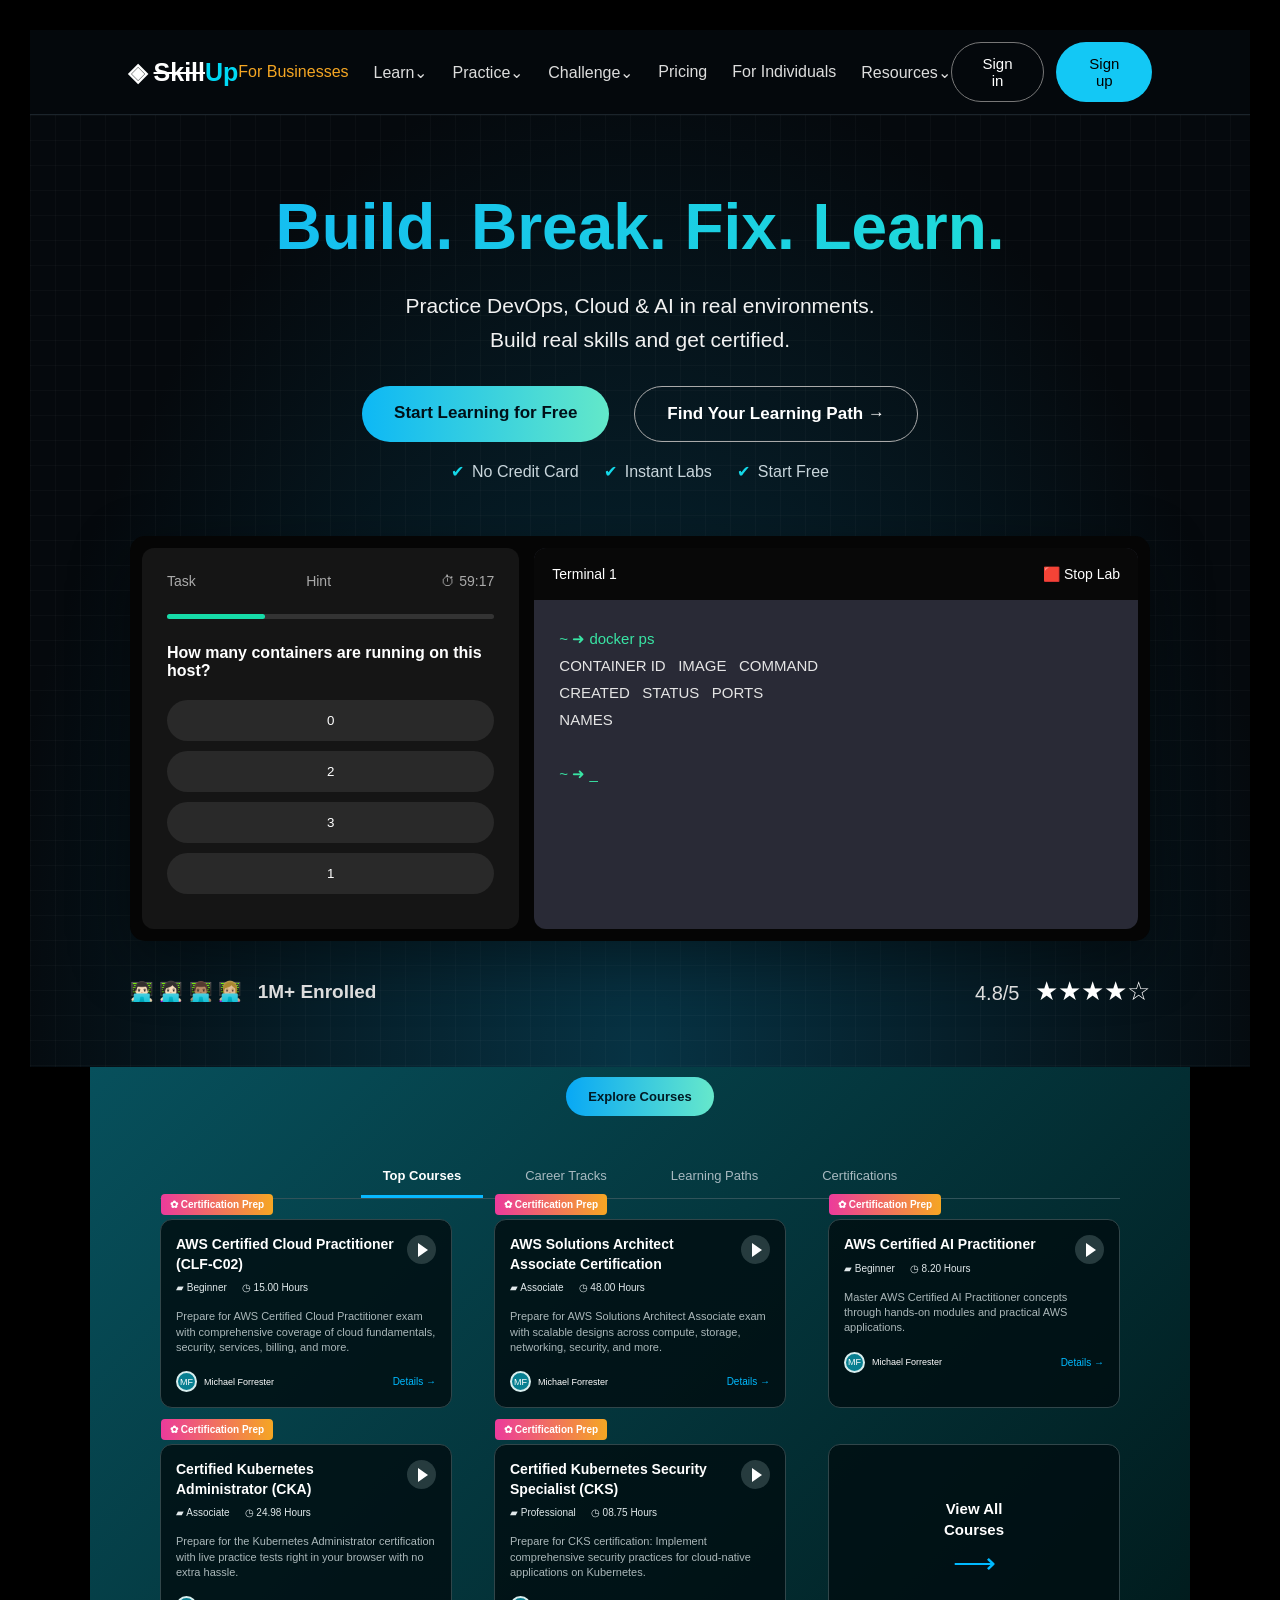
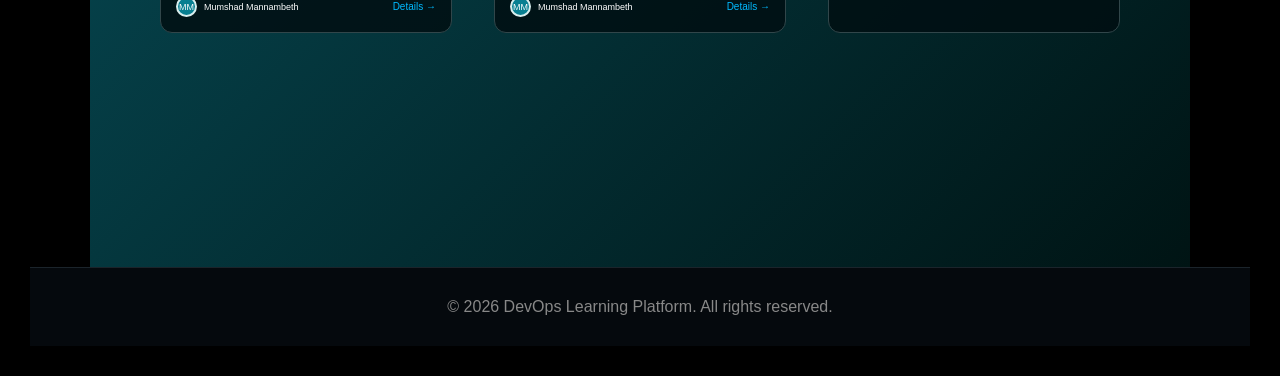
<file: index.html>
<!DOCTYPE html>
<html lang="en">
<head>
    <meta charset="UTF-8">
    <meta name="viewport" content="width=device-width, initial-scale=1.0">

    <title>DevOps Learning Platform</title>

    <!-- Connect CSS file -->
    <link rel="stylesheet" href="style.css">
</head>

<body>

    <!-- Navigation Bar -->

    <nav>
        <a href="#" class="logo">
            ◈ <S>Skill</S><span>Up</span>
        </a>

        <div class="nav-links">
            <a href="#" class="business">For Businesses</a>
            <a href="#">Learn⌄</a>
            <a href="#">Practice⌄</a>
            <a href="#">Challenge⌄</a>
            <a href="#">Pricing</a>
            <a href="#">For Individuals</a>
            <a href="#">Resources⌄</a>
        </div>

        <div class="nav-buttons">
            <button>Sign in</button>
            <button class="signup">Sign up</button>
        </div>
        
    </nav>


    <!-- Main Hero Section -->

    <section class="hero">

        <h1>Build. Break. Fix. Learn.</h1>

        <p>
            Practice DevOps, Cloud &amp; AI in real environments.<br>
            Build real skills and get certified.
        </p>

        <div class="hero-buttons">
            <a href="#" class="primary">
                Start Learning for Free
            </a>

            <a href="#">
                Find Your Learning Path →
            </a>
        </div>

        <div class="features">
            <span>No Credit Card</span>
            <span>Instant Labs</span>
            <span>Start Free</span>
        </div>


        <!-- Lab Preview -->

        <div class="lab-container">

            <!-- Quiz Section -->

            <div class="quiz">

                <div class="quiz-header">
                    <span>Task</span>
                    <span>Hint</span>
                    <span>⏱ 59:17</span>
                </div>

                <div class="progress">
                    <span></span>
                </div>

                <h3>
                    How many containers are running on this host?
                </h3>

                <button class="answer"
                    onclick="checkAnswer(this, false)">
                    0
                </button>

                <button class="answer"
                    onclick="checkAnswer(this, false)">
                    2
                </button>

                <button class="answer"
                    onclick="checkAnswer(this, true)">
                    3
                </button>

                <button class="answer"
                    onclick="checkAnswer(this, false)">
                    1
                </button>

            </div>


            <!-- Terminal Section -->

            <div class="terminal">

                <div class="terminal-header">
                    <span>Terminal 1</span>
                    <span>🟥 Stop Lab</span>
                </div>

                <div class="terminal-body">

                    <div class="command">
                        ~ ➜ docker ps
                    </div>

                    <div>
                        CONTAINER ID &nbsp; IMAGE &nbsp; COMMAND
                    </div>

                    <div>
                        CREATED &nbsp; STATUS &nbsp; PORTS
                    </div>

                    <div>
                        NAMES
                    </div>

                    <br>

                    <div class="command">
                        ~ ➜ <span id="terminal-output">_</span>
                    </div>

                </div>

            </div>

        </div>


        <!-- Students and Rating -->

        <div class="social-proof">

            <div class="enrolled">
                👨🏻‍💻 👩🏻‍💻 👨🏽‍💻 👩🏼‍💻
                &nbsp; 1M+ Enrolled
            </div>

            <div class="rating">
                4.8/5
                <span>★★★★☆</span>
            </div>

        </div>

    </section>

         <section class="courses-section">
    <iframe
    src="courses.html"
    width="100%"
    height="800px"
    style="border: none; display: block;"
></iframe>
</section>
    

    </section>


    <!-- Footer -->

    <footer>
        © 2026 DevOps Learning Platform.
        All rights reserved.
    </footer>


    <!-- JavaScript for Quiz -->

    <script>

        function checkAnswer(button, isCorrect) {

            const output =
                document.getElementById("terminal-output");

            if (isCorrect) {

                button.classList.add("correct");

                output.innerText = "Correct answer!";

            } else {

                button.classList.add("wrong");

                output.innerText = "Try again!";

            }

        }

    </script>

</body>
</html>
</file>
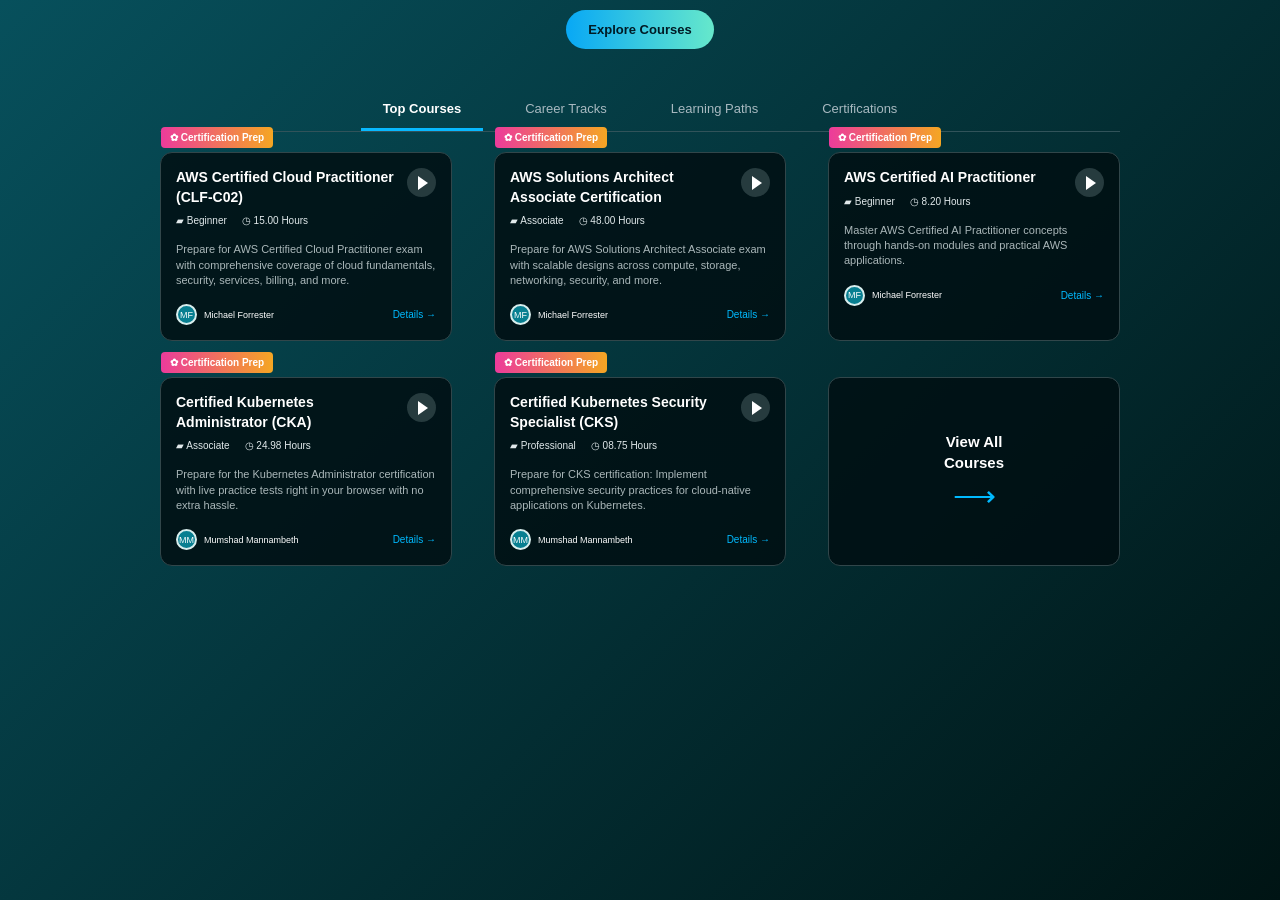
<file: courses.html>
<!DOCTYPE html>
<html lang="en">
<head>
    <meta charset="UTF-8">
    <meta name="viewport" content="width=device-width, initial-scale=1.0">
    <title>SkillUp - Top Courses</title>

    <style>
        * {
            margin: 0;
            padding: 0;
            box-sizing: border-box;
            font-family: Arial, sans-serif;
        }

        body {
            background: linear-gradient(135deg, #07505c, #001414);
            color: white;
            min-height: 100vh;
            padding: 10px 30px 50px;
        }

        /* Main section */
        .courses-section {
            max-width: 960px;
            margin: auto;
        }

        /* Explore button */
        .explore-btn {
            display: block;
            margin: 0 auto 40px;
            padding: 12px 22px;
            border: none;
            border-radius: 25px;
            background: linear-gradient(to right, #08a8f5, #66e8cb);
            color: #001b25;
            font-size: 13px;
            font-weight: bold;
            cursor: pointer;
        }

        /* Navigation tabs */
        .tabs {
            display: flex;
            justify-content: center;
            gap: 20px;
            border-bottom: 1px solid #31535a;
            margin-bottom: 20px;
        }

        .tab {
            padding: 12px 22px;
            color: #a8b9c0;
            font-size: 13px;
            text-decoration: none;
        }

        .tab.active {
            color: white;
            font-weight: bold;
            border-bottom: 3px solid #08b9ff;
        }

        /* Course grid */
        .course-container {
            display: grid;
            grid-template-columns: repeat(3, 1fr);
            gap: 36px 42px;
        }

        /* Individual card */
        .course-card {
            background: rgba(0, 15, 18, 0.85);
            border: 1px solid #31464a;
            border-radius: 12px;
            padding: 15px;
            min-height: 188px;
            position: relative;
        }

        /* Certification badge */
        .badge {
            position: absolute;
            top: -26px;
            left: 0;
            background: linear-gradient(to right, #ec3b9b, #f5a623);
            color: white;
            font-size: 10px;
            font-weight: bold;
            padding: 5px 9px;
            border-radius: 4px;
        }

        /* Course title */
        .course-title {
            font-size: 14px;
            line-height: 1.4;
            padding-right: 35px;
            margin-bottom: 8px;
        }

        /* Play icon */
        .play-btn {
            position: absolute;
            top: 15px;
            right: 15px;
            height: 29px;
            width: 29px;
            background: #263b3e;
            border-radius: 50%;
            display: flex;
            align-items: center;
            justify-content: center;
        }

        .play-btn::after {
            content: "";
            border-top: 7px solid transparent;
            border-bottom: 7px solid transparent;
            border-left: 10px solid white;
            margin-left: 3px;
        }

        /* Course details */
        .course-meta {
            display: flex;
            gap: 15px;
            font-size: 10px;
            color: #e1e9eb;
            margin-bottom: 16px;
        }

        .course-description {
            color: #aab7b9;
            font-size: 11px;
            line-height: 1.4;
            height: 48px;
            overflow: hidden;
        }

        /* Instructor section */
        .course-footer {
            display: flex;
            justify-content: space-between;
            align-items: center;
            margin-top: 14px;
        }

        .instructor {
            display: flex;
            align-items: center;
            gap: 7px;
            font-size: 9px;
        }

        .avatar {
            width: 21px;
            height: 21px;
            background: #087f91;
            border: 2px solid #d8eeee;
            border-radius: 50%;
            display: flex;
            justify-content: center;
            align-items: center;
            font-size: 9px;
        }

        .details-link {
            color: #00baff;
            text-decoration: none;
            font-size: 10px;
        }

        /* View all card */
        .view-all {
            display: flex;
            flex-direction: column;
            align-items: center;
            justify-content: center;
            text-align: center;
            cursor: pointer;
        }

        .view-all h2 {
            font-size: 15px;
            line-height: 1.4;
        }

        .arrow {
            color: #00baff;
            font-size: 30px;
            margin-top: 5px;
        }

        /* Responsive design */
        @media (max-width: 750px) {
            .course-container {
                grid-template-columns: repeat(2, 1fr);
            }
        }

        @media (max-width: 500px) {
            body {
                padding: 15px;
            }

            .course-container {
                grid-template-columns: 1fr;
                gap: 35px;
            }

            .tabs {
                gap: 0;
            }

            .tab {
                padding: 12px 8px;
                font-size: 11px;
            }
        }
    </style>
</head>

<body>

    <section class="courses-section">

        <!-- Explore Courses Button -->
        <button class="explore-btn">Explore Courses</button>

        <!-- Course Navigation -->
        <div class="tabs">
            <a href="#" class="tab active">Top Courses</a>
            <a href="#" class="tab">Career Tracks</a>
            <a href="#" class="tab">Learning Paths</a>
            <a href="#" class="tab">Certifications</a>
        </div>

        <!-- Course Cards -->
        <div class="course-container">

            <!-- Course 1 -->
            <div class="course-card">

                <span class="badge">✿ Certification Prep</span>
                <div class="play-btn"></div>

                <h3 class="course-title">
                    AWS Certified Cloud Practitioner (CLF-C02)
                </h3>

                <div class="course-meta">
                    <span>▰ Beginner</span>
                    <span>◷ 15.00 Hours</span>
                </div>

                <p class="course-description">
                    Prepare for AWS Certified Cloud Practitioner exam
                    with comprehensive coverage of cloud fundamentals,
                    security, services, billing, and more.
                </p>

                <div class="course-footer">
                    <div class="instructor">
                        <span class="avatar">MF</span>
                        <span>Michael Forrester</span>
                    </div>

                    <a href="course-details.html" class="details-link">
                        Details →
                    </a>
                </div>

            </div>

            <!-- Course 2 -->
            <div class="course-card">

                <span class="badge">✿ Certification Prep</span>
                <div class="play-btn"></div>

                <h3 class="course-title">
                    AWS Solutions Architect Associate Certification
                </h3>

                <div class="course-meta">
                    <span>▰ Associate</span>
                    <span>◷ 48.00 Hours</span>
                </div>

                <p class="course-description">
                    Prepare for AWS Solutions Architect Associate exam
                    with scalable designs across compute, storage,
                    networking, security, and more.
                </p>

                <div class="course-footer">
                    <div class="instructor">
                        <span class="avatar">MF</span>
                        <span>Michael Forrester</span>
                    </div>

                    <a href="course-details.html" class="details-link">
                        Details →
                    </a>
                </div>

            </div>

            <!-- Course 3 -->
            <div class="course-card">

                <span class="badge">✿ Certification Prep</span>
                <div class="play-btn"></div>

                <h3 class="course-title">
                    AWS Certified AI Practitioner
                </h3>

                <div class="course-meta">
                    <span>▰ Beginner</span>
                    <span>◷ 8.20 Hours</span>
                </div>

                <p class="course-description">
                    Master AWS Certified AI Practitioner concepts
                    through hands-on modules and practical AWS applications.
                </p>

                <div class="course-footer">
                    <div class="instructor">
                        <span class="avatar">MF</span>
                        <span>Michael Forrester</span>
                    </div>

                    <a href="course-details.html" class="details-link">
                        Details →
                    </a>
                </div>

            </div>

            <!-- Course 4 -->
            <div class="course-card">

                <span class="badge">✿ Certification Prep</span>
                <div class="play-btn"></div>

                <h3 class="course-title">
                    Certified Kubernetes Administrator (CKA)
                </h3>

                <div class="course-meta">
                    <span>▰ Associate</span>
                    <span>◷ 24.98 Hours</span>
                </div>

                <p class="course-description">
                    Prepare for the Kubernetes Administrator
                    certification with live practice tests right in
                    your browser with no extra hassle.
                </p>

                <div class="course-footer">
                    <div class="instructor">
                        <span class="avatar">MM</span>
                        <span>Mumshad Mannambeth</span>
                    </div>

                    <a href="course-details.html" class="details-link">
                        Details →
                    </a>
                </div>

            </div>

            <!-- Course 5 -->
            <div class="course-card">

                <span class="badge">✿ Certification Prep</span>
                <div class="play-btn"></div>

                <h3 class="course-title">
                    Certified Kubernetes Security Specialist (CKS)
                </h3>

                <div class="course-meta">
                    <span>▰ Professional</span>
                    <span>◷ 08.75 Hours</span>
                </div>

                <p class="course-description">
                    Prepare for CKS certification: Implement
                    comprehensive security practices for cloud-native
                    applications on Kubernetes.
                </p>

                <div class="course-footer">
                    <div class="instructor">
                        <span class="avatar">MM</span>
                        <span>Mumshad Mannambeth</span>
                    </div>

                    <a href="course-details.html" class="details-link">
                        Details →
                    </a>
                </div>

            </div>

            <!-- View All Courses -->
            <div class="course-card view-all">

                <h2>
                    View All<br>
                    Courses
                </h2>

                <span class="arrow">⟶</span>

            </div>

        </div>

    </section>

</body>
</html>
</file>
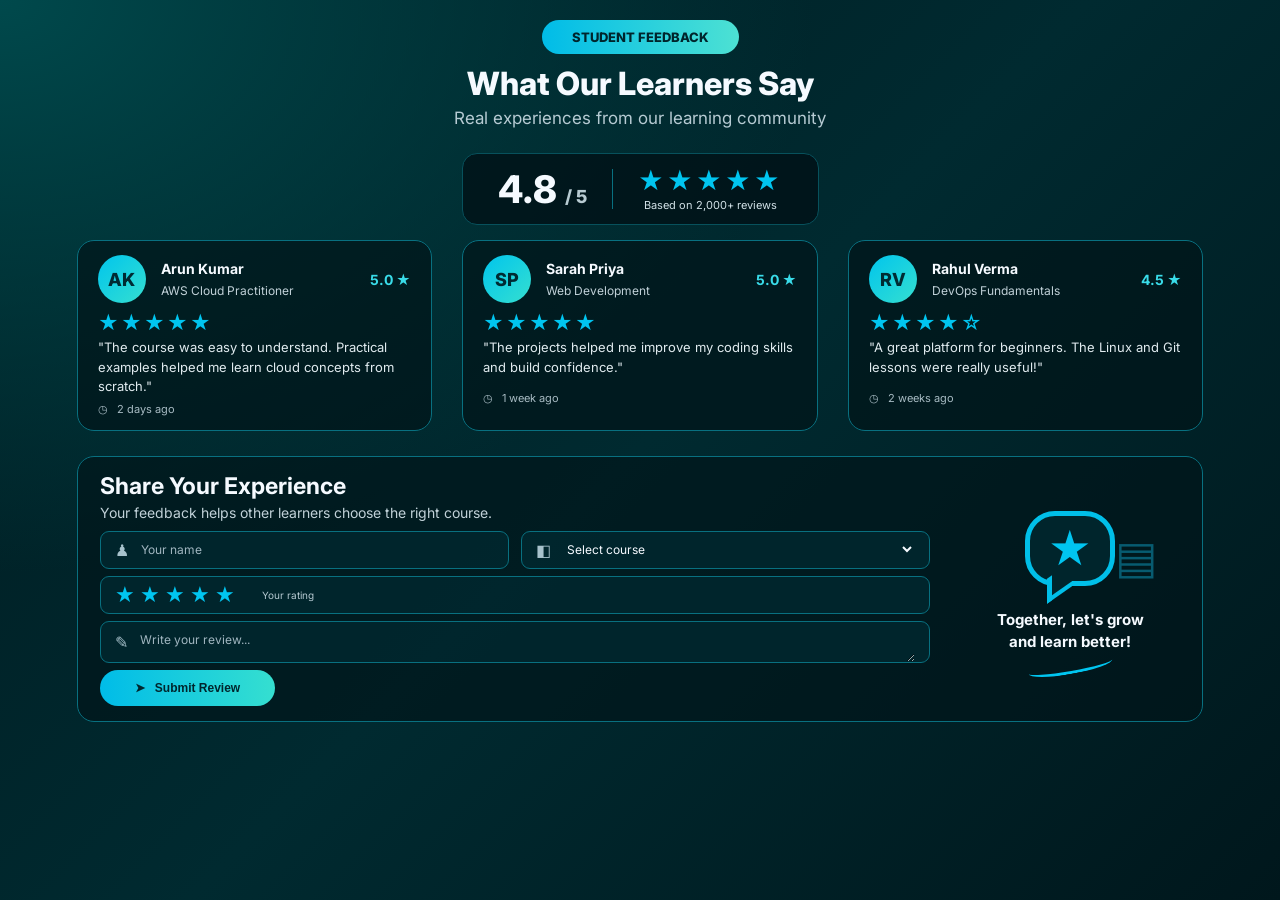
<file: review.html>
<!DOCTYPE html>
<html lang="en">
<head>
    <meta charset="UTF-8">
    <meta name="viewport" content="width=device-width, initial-scale=1.0">
    <title>SkillUp - Student Feedback</title>

    <link rel="preconnect" href="https://fonts.googleapis.com">
    <link href="https://fonts.googleapis.com/css2?family=Inter:wght@400;500;600;700;800&display=swap" rel="stylesheet">

    <style>
        * {
            margin: 0;
            padding: 0;
            box-sizing: border-box;
        }

        body {
            font-family: 'Inter', sans-serif;
            color: #f5faff;
            background:
                radial-gradient(ellipse at top left, #00494c 0%, transparent 45%),
                linear-gradient(135deg, #001b20, #002a30, #00171c);
            min-height: 100vh;
            padding: 20px 6%;
        }

        .feedback-container {
            max-width: 1200px;
            margin: auto;
        }

        /* HEADER */

        .header {
            text-align: center;
            margin-bottom: 25px;
        }

        .badge {
            display: inline-block;
            padding: 9px 30px;
            border-radius: 30px;
            background: linear-gradient(90deg, #00bce8, #4de1d3);
            color: #00252c;
            font-size: 13px;
            font-weight: 800;
            margin-bottom: 10px;
        }

        .header h1 {
            font-size: 32px;
            font-weight: 800;
            margin-bottom: 5px;
        }

        .header p {
            color: #b6cbd3;
            font-size: 17px;
        }

        /* OVERALL RATING */

        .overall-rating {
            display: flex;
            justify-content: center;
            align-items: center;
            gap: 25px;
            width: fit-content;
            margin: 0 auto 15px;
            padding: 12px 35px;
            background: rgba(0, 15, 20, 0.75);
            border: 1px solid #07515c;
            border-radius: 15px;
        }

        .rating-number {
            font-size: 38px;
            font-weight: 800;
        }

        .rating-number span {
            font-size: 18px;
            color: #b7cbd2;
        }

        .rating-divider {
            width: 1px;
            height: 40px;
            background: #087080;
        }

        .rating-stars {
            color: #00c5f0;
            font-size: 25px;
            letter-spacing: 3px;
        }

        .rating-info p {
            font-size: 11px;
            text-align: center;
            margin-top: 2px;
            color: #d1e1e7;
        }

        /* REVIEW CARDS */

        .reviews {
            display: grid;
            grid-template-columns: repeat(3, 1fr);
            gap: 30px;
            margin-bottom: 25px;
        }

        .review-card {
            background: rgba(0, 20, 25, 0.7);
            border: 1px solid #087080;
            border-radius: 17px;
            padding: 14px 20px;
            transition: 0.3s;
        }

        .review-card:hover {
            transform: translateY(-5px);
            border-color: #00c8f0;
            box-shadow: 0 0 18px rgba(0, 196, 240, 0.12);
        }

        .review-top {
            display: flex;
            align-items: center;
            gap: 15px;
        }

        .avatar {
            width: 48px;
            height: 48px;
            border-radius: 50%;
            background: linear-gradient(135deg, #00c5ed, #35dfd0);
            color: #002b33;
            display: flex;
            justify-content: center;
            align-items: center;
            font-size: 18px;
            font-weight: 800;
            flex-shrink: 0;
        }

        .reviewer-info {
            flex: 1;
        }

        .reviewer-info h3 {
            font-size: 14px;
            margin-bottom: 6px;
        }

        .reviewer-info p {
            font-size: 12px;
            color: #c0d1d8;
        }

        .review-score {
            color: #39dce9;
            font-size: 14px;
            font-weight: 700;
            white-space: nowrap;
        }

        .card-stars {
            color: #00c5f0;
            font-size: 20px;
            letter-spacing: 2px;
            margin: 8px 0 3px;
        }

        .review-text {
            font-size: 13px;
            line-height: 1.5;
            color: #e0ebef;
            min-height: 48px;
        }

        .review-date {
            color: #a7bbc3;
            font-size: 11px;
            margin-top: 5px;
        }

        /* SHARE REVIEW SECTION */

        .share-section {
            display: grid;
            grid-template-columns: 1fr 220px;
            gap: 30px;
            align-items: center;
            background: rgba(0, 20, 25, 0.65);
            border: 1px solid #087080;
            border-radius: 17px;
            padding: 15px 22px;
        }

        .share-content h2 {
            font-size: 23px;
            margin-bottom: 4px;
        }

        .share-content > p {
            color: #c0d1d8;
            font-size: 14px;
            margin-bottom: 10px;
        }

        .form-row {
            display: grid;
            grid-template-columns: 1fr 1fr;
            gap: 12px;
        }

        .input-box {
            display: flex;
            align-items: center;
            gap: 12px;
            background: rgba(0, 40, 48, 0.8);
            border: 1px solid #087080;
            border-radius: 9px;
            padding: 0 14px;
            margin-bottom: 7px;
            min-height: 38px;
        }

        .input-icon {
            color: #a7c2cc;
            font-size: 16px;
        }

        input,
        select,
        textarea {
            width: 100%;
            background: transparent;
            border: none;
            outline: none;
            color: #f5faff;
            font-family: inherit;
            font-size: 12px;
        }

        input::placeholder,
        textarea::placeholder {
            color: #a0b6c0;
        }

        select {
            cursor: pointer;
        }

        select option {
            background: #003038;
            color: white;
        }

        textarea {
            resize: vertical;
            min-height: 40px;
            padding-top: 10px;
        }

        .star-rating {
            display: flex;
            align-items: center;
            gap: 5px;
        }

        .star-rating button {
            border: none;
            background: none;
            color: #00c5f0;
            font-size: 22px;
            cursor: pointer;
            padding: 0;
            line-height: 1;
        }

        .star-rating button:hover {
            transform: scale(1.15);
        }

        .rating-label {
            font-size: 10px;
            color: #b6cbd3;
            margin-left: 15px;
        }

        .submit-btn {
            display: inline-flex;
            align-items: center;
            justify-content: center;
            gap: 10px;
            padding: 11px 35px;
            border: none;
            border-radius: 30px;
            background: linear-gradient(90deg, #00bce8, #35dfd0);
            color: #00262d;
            font-weight: 700;
            font-size: 12px;
            cursor: pointer;
            transition: 0.3s;
        }

        .submit-btn:hover {
            transform: translateY(-2px);
            box-shadow: 0 0 18px rgba(0, 197, 240, 0.3);
        }

        /* SIDE ILLUSTRATION */

        .feedback-illustration {
            text-align: center;
            padding: 10px;
        }

        .chat-icons {
            position: relative;
            height: 100px;
            display: flex;
            justify-content: center;
            align-items: center;
        }

        .chat-bubble {
            width: 90px;
            height: 75px;
            border: 5px solid #00bfe9;
            border-radius: 30px;
            display: flex;
            justify-content: center;
            align-items: center;
            font-size: 43px;
            color: #00c5f0;
            background: #00252c;
            position: relative;
            z-index: 2;
        }

        .chat-bubble::after {
            content: "";
            position: absolute;
            bottom: -14px;
            left: 17px;
            width: 20px;
            height: 20px;
            background: #00252c;
            border-left: 5px solid #00bfe9;
            border-bottom: 5px solid #00bfe9;
            transform: skewY(-35deg);
        }

        .chat-bubble-back {
            position: absolute;
            right: 12px;
            top: 30px;
            font-size: 45px;
            color: #075b70;
        }

        .feedback-illustration h3 {
            font-size: 15px;
            line-height: 1.5;
            margin-top: 10px;
        }

        .underline {
            width: 85px;
            height: 15px;
            border-bottom: 3px solid #00c5f0;
            border-radius: 50%;
            margin: 5px auto;
            transform: rotate(-10deg);
        }

        /* RESPONSIVE */

        @media (max-width: 900px) {
            .reviews {
                grid-template-columns: repeat(2, 1fr);
                gap: 15px;
            }

            .share-section {
                grid-template-columns: 1fr;
            }

            .feedback-illustration {
                display: none;
            }
        }

        @media (max-width: 600px) {
            body {
                padding: 20px 4%;
            }

            .header h1 {
                font-size: 25px;
            }

            .header p {
                font-size: 14px;
            }

            .overall-rating {
                padding: 10px 18px;
                gap: 15px;
            }

            .rating-number {
                font-size: 30px;
            }

            .rating-stars {
                font-size: 18px;
            }

            .reviews {
                grid-template-columns: 1fr;
            }

            .form-row {
                grid-template-columns: 1fr;
                gap: 0;
            }

            .share-section {
                padding: 15px;
            }

            .share-content h2 {
                font-size: 21px;
            }
        }
    </style>
</head>

<body>

    <div class="feedback-container">

        <!-- HEADER -->

        <header class="header">
            <span class="badge">STUDENT FEEDBACK</span>
            <h1>What Our Learners Say</h1>
            <p>Real experiences from our learning community</p>
        </header>

        <!-- OVERALL RATING -->

        <section class="overall-rating">
            <div class="rating-number">
                4.8 <span>/ 5</span>
            </div>

            <div class="rating-divider"></div>

            <div class="rating-info">
                <div class="rating-stars">★★★★★</div>
                <p>Based on 2,000+ reviews</p>
            </div>
        </section>

        <!-- STUDENT REVIEWS -->

        <section class="reviews" id="reviews">

            <article class="review-card">
                <div class="review-top">
                    <div class="avatar">AK</div>

                    <div class="reviewer-info">
                        <h3>Arun Kumar</h3>
                        <p>AWS Cloud Practitioner</p>
                    </div>

                    <div class="review-score">5.0 ★</div>
                </div>

                <div class="card-stars">★★★★★</div>

                <p class="review-text">
                    "The course was easy to understand. Practical examples
                    helped me learn cloud concepts from scratch."
                </p>

                <div class="review-date">◷ &nbsp; 2 days ago</div>
            </article>

            <article class="review-card">
                <div class="review-top">
                    <div class="avatar">SP</div>

                    <div class="reviewer-info">
                        <h3>Sarah Priya</h3>
                        <p>Web Development</p>
                    </div>

                    <div class="review-score">5.0 ★</div>
                </div>

                <div class="card-stars">★★★★★</div>

                <p class="review-text">
                    "The projects helped me improve my coding skills
                    and build confidence."
                </p>

                <div class="review-date">◷ &nbsp; 1 week ago</div>
            </article>

            <article class="review-card">
                <div class="review-top">
                    <div class="avatar">RV</div>

                    <div class="reviewer-info">
                        <h3>Rahul Verma</h3>
                        <p>DevOps Fundamentals</p>
                    </div>

                    <div class="review-score">4.5 ★</div>
                </div>

                <div class="card-stars">★★★★☆</div>

                <p class="review-text">
                    "A great platform for beginners. The Linux and Git
                    lessons were really useful!"
                </p>

                <div class="review-date">◷ &nbsp; 2 weeks ago</div>
            </article>

        </section>

        <!-- SHARE YOUR EXPERIENCE -->

        <section class="share-section">

            <div class="share-content">

                <h2>Share Your Experience</h2>

                <p>
                    Your feedback helps other learners choose the right course.
                </p>

                <form id="reviewForm">

                    <div class="form-row">

                        <div class="input-box">
                            <span class="input-icon">♟</span>
                            <input
                                type="text"
                                id="userName"
                                placeholder="Your name"
                                required
                            >
                        </div>

                        <div class="input-box">
                            <span class="input-icon">◧</span>

                            <select id="course" required>
                                <option value="">Select course</option>
                                <option>AWS Cloud Practitioner</option>
                                <option>Web Development</option>
                                <option>DevOps Fundamentals</option>
                                <option>Linux Administration</option>
                                <option>Python Programming</option>
                            </select>
                        </div>

                    </div>

                    <!-- STAR RATING -->

                    <div class="input-box">
                        <div class="star-rating" id="starRating">
                            <button type="button" data-rating="1">★</button>
                            <button type="button" data-rating="2">★</button>
                            <button type="button" data-rating="3">★</button>
                            <button type="button" data-rating="4">★</button>
                            <button type="button" data-rating="5">★</button>
                        </div>

                        <span class="rating-label">Your rating</span>
                    </div>

                    <!-- REVIEW TEXT -->

                    <div class="input-box">
                        <span class="input-icon">✎</span>

                        <textarea
                            id="reviewText"
                            placeholder="Write your review..."
                            required
                        ></textarea>
                    </div>

                    <button type="submit" class="submit-btn">
                        ➤ &nbsp; Submit Review
                    </button>

                </form>

            </div>

            <!-- ILLUSTRATION -->

            <div class="feedback-illustration">

                <div class="chat-icons">
                    <div class="chat-bubble-back">▤</div>
                    <div class="chat-bubble">★</div>
                </div>

                <h3>
                    Together, let's grow<br>
                    and learn better!
                </h3>

                <div class="underline"></div>

            </div>

        </section>

    </div>

    <!-- JAVASCRIPT -->

    <script>
        let selectedRating = 0;

        const starButtons = document.querySelectorAll(
            "#starRating button"
        );

        // Select star rating

        starButtons.forEach(button => {
            button.addEventListener("click", function () {

                selectedRating = Number(this.dataset.rating);

                starButtons.forEach(star => {
                    const rating = Number(star.dataset.rating);

                    star.style.color =
                        rating <= selectedRating
                            ? "#00c5f0"
                            : "#31515a";
                });

            });
        });

        // Submit review

        document.getElementById("reviewForm").addEventListener(
            "submit",
            function (event) {

                event.preventDefault();

                const name = document.getElementById("userName").value;
                const course = document.getElementById("course").value;
                const review = document.getElementById("reviewText").value;

                if (selectedRating === 0) {
                    alert("Please select a star rating!");
                    return;
                }

                const initials = name
                    .trim()
                    .split(" ")
                    .map(word => word[0])
                    .join("")
                    .toUpperCase()
                    .slice(0, 2);

                const stars = "★".repeat(selectedRating) +
                    "☆".repeat(5 - selectedRating);

                const newReview = document.createElement("article");

                newReview.className = "review-card";

                newReview.innerHTML = `
                    <div class="review-top">
                        <div class="avatar">${initials}</div>

                        <div class="reviewer-info">
                            <h3>${escapeHTML(name)}</h3>
                            <p>${escapeHTML(course)}</p>
                        </div>

                        <div class="review-score">
                            ${selectedRating}.0 ★
                        </div>
                    </div>

                    <div class="card-stars">${stars}</div>

                    <p class="review-text">
                        "${escapeHTML(review)}"
                    </p>

                    <div class="review-date">
                        ◷ &nbsp; Just now
                    </div>
                `;

                document.getElementById("reviews").prepend(newReview);

                this.reset();

                selectedRating = 0;

                starButtons.forEach(star => {
                    star.style.color = "#00c5f0";
                });

                alert("Thank you for sharing your review!");

            }
        );

        // Prevent HTML injection in user input

        function escapeHTML(text) {
            return text.replace(/[&<>"']/g, function (character) {
                const characters = {
                    "&": "&amp;",
                    "<": "&lt;",
                    ">": "&gt;",
                    '"': "&quot;",
                    "'": "&#039;"
                };

                return characters[character];
            });
        }
    </script>

</body>
</html>
</file>
<file: style.css>
/* =========================
   GLOBAL STYLES
========================= */

* {
    margin: 0;
    padding: 0;
    box-sizing: border-box;
}

body {
    font-family: Arial, Helvetica, sans-serif;
    background: #05090d;
    color: white;
}


/* =========================
   NAVIGATION BAR
========================= */

nav {
    width: 100%;
    min-height: 85px;

    display: flex;
    align-items: center;
    justify-content: space-between;

    padding: 0 8%;

    background: rgba(5, 9, 13, 0.95);

    position: sticky;
    top: 0;
    z-index: 100;

    border-bottom: 1px solid #1b242b;
}

.logo {
    font-size: 25px;
    font-weight: bold;
    color: white;
    text-decoration: none;
    white-space: nowrap;
}

.logo span {
    color: #00d9f5;
}

.nav-links {
    display: flex;
    align-items: center;
    gap: 25px;
}

.nav-links a {
    color: #ddd;
    text-decoration: none;
    font-size: 16px;
    transition: 0.3s;
    white-space: nowrap;
}

.nav-links a:hover {
    color: #00d9f5;
}

.business {
    color: #f5a623 !important;
}

.nav-buttons {
    display: flex;
    gap: 12px;
}

.nav-buttons button {
    padding: 12px 25px;

    border-radius: 30px;
    border: 1px solid #777;

    background: transparent;
    color: white;

    cursor: pointer;
    font-size: 15px;
}

.nav-buttons .signup {
    background: #13c8f5;
    color: black;
    border: none;
}


/* =========================
   HERO SECTION
========================= */

.hero {
    min-height: 850px;
    padding: 75px 8% 60px;
    text-align: center;

    background-image:
        linear-gradient(
            rgba(255, 255, 255, 0.025) 1px,
            transparent 1px
        ),
        linear-gradient(
            90deg,
            rgba(255, 255, 255, 0.025) 1px,
            transparent 1px
        ),
        radial-gradient(
            ellipse at center bottom,
            #073344,
            #05090d 75%
        );

    background-size:
        25px 25px,
        25px 25px,
        cover;
}

.hero h1 {
    font-size: 64px;
    font-weight: 800;
    margin-bottom: 25px;

    background: linear-gradient(
        90deg,
        #13b9f5,
        #21e0d5
    );

    -webkit-background-clip: text;
    -webkit-text-fill-color: transparent;
}

.hero > p {
    font-size: 21px;
    line-height: 1.6;
    color: #f1f1f1;
}


/* =========================
   HERO BUTTONS
========================= */

.hero-buttons {
    margin: 30px 0 20px;

    display: flex;
    justify-content: center;
    gap: 25px;
}

.hero-buttons a {
    padding: 17px 32px;

    border-radius: 40px;
    text-decoration: none;

    font-size: 17px;
    font-weight: bold;

    color: white;
    border: 1px solid #aaa;

    transition: 0.3s;
}

.hero-buttons .primary {
    background: linear-gradient(
        90deg,
        #0db8f5,
        #63e8c9
    );

    color: #001018;
    border: none;
}

.hero-buttons a:hover {
    transform: translateY(-3px);
}


/* =========================
   FEATURES
========================= */

.features {
    display: flex;
    justify-content: center;
    gap: 25px;

    color: #c9d6dc;
    margin-bottom: 55px;
}

.features span::before {
    content: "✔";
    color: #14d9e9;
    margin-right: 8px;
}


/* =========================
   LAB CONTAINER
========================= */

.lab-container {
    max-width: 1020px;
    margin: auto;

    display: grid;
    grid-template-columns: 1fr 1.6fr;

    background: #050505;

    border-radius: 15px;
    padding: 12px;
    gap: 15px;

    text-align: left;

    box-shadow: 0 20px 60px rgba(0, 0, 0, 0.4);
}


/* =========================
   QUIZ SECTION
========================= */

.quiz {
    background: #151515;

    padding: 25px;
    border-radius: 12px;

    min-height: 360px;
}

.quiz-header {
    display: flex;
    justify-content: space-between;

    color: #aaa;
    margin-bottom: 25px;

    font-size: 14px;
}

.progress {
    height: 5px;
    background: #333;

    border-radius: 10px;
    margin-bottom: 25px;
}

.progress span {
    display: block;

    width: 30%;
    height: 100%;

    background: #16dba8;
    border-radius: 10px;
}

.quiz h3 {
    font-size: 16px;
    margin-bottom: 20px;
}

.answer {
    width: 100%;

    padding: 13px;
    margin-bottom: 10px;

    background: #292929;
    color: white;

    border: none;
    border-radius: 30px;

    cursor: pointer;
    transition: 0.2s;
}

.answer:hover {
    background: #414141;
}

.answer.correct {
    background: #087d49;
    border: 1px solid #20e89a;
}

.answer.wrong {
    background: #8b2525;
}


/* =========================
   TERMINAL SECTION
========================= */

.terminal {
    background: #292a36;

    border-radius: 12px;
    overflow: hidden;

    min-height: 360px;
}

.terminal-header {
    padding: 18px;

    background: #080808;

    display: flex;
    justify-content: space-between;

    font-size: 14px;
}

.terminal-body {
    padding: 25px;

    font-family: monospace;
    font-size: 15px;
    line-height: 1.8;

    color: #e5e5e5;
}

.terminal-body .command {
    color: #39e4a4;
}


/* =========================
   ENROLLMENT AND RATING
========================= */

.social-proof {
    max-width: 1020px;
    margin: 35px auto 0;

    display: flex;
    justify-content: space-between;
    align-items: center;

    color: #ddd;
}

.enrolled {
    font-size: 19px;
    font-weight: bold;
}

.rating {
    font-size: 20px;
}

.rating span {
    color: white;
    font-size: 26px;
    margin-left: 10px;
}


/* =========================
   COURSES SECTION
========================= */

.courses {
    padding: 100px 8%;
    text-align: center;

    background: radial-gradient(
        ellipse at top,
        #073344,
        #05090d 70%
    );
}

.courses h2 {
    font-size: 35px;
    margin-bottom: 20px;
}

.courses > p {
    font-size: 18px;
    color: #ccc;
    margin-bottom: 45px;
}


/* =========================
   COURSE CARDS
========================= */

.course-cards {
    display: grid;
    grid-template-columns: repeat(3, 1fr);

    gap: 25px;

    max-width: 1100px;
    margin: auto;
}

.course-card {
    background: #111a22;

    padding: 30px;

    border: 1px solid #24343e;
    border-radius: 15px;

    text-align: left;
    transition: 0.3s;
}

.course-card:hover {
    transform: translateY(-8px);
    border-color: #13c8f5;
}

.course-card h3 {
    color: #13c8f5;

    font-size: 23px;
    margin-bottom: 15px;
}

.course-card p {
    font-size: 15px;
    line-height: 1.6;

    color: #ccc;
    margin-bottom: 20px;
}

.course-card a {
    color: #13c8f5;
    text-decoration: none;
}


/* =========================
   FOOTER
========================= */

footer {
    padding: 30px;

    text-align: center;

    background: #05090d;
    color: #888;

    border-top: 1px solid #1b242b;
}


/* =========================
   RESPONSIVE DESIGN
========================= */

@media (max-width: 1100px) {

    nav {
        padding: 0 4%;
    }

    .nav-links {
        gap: 12px;
    }

    .nav-links a {
        font-size: 14px;
    }
}


@media (max-width: 900px) {

    nav {
        padding: 0 4%;
    }

    .nav-links {
        display: none;
    }

    .hero h1 {
        font-size: 42px;
    }

    .lab-container {
        grid-template-columns: 1fr;
    }

    .course-cards {
        grid-template-columns: 1fr;
    }

    .social-proof {
        flex-direction: column;
        gap: 25px;
    }
}


@media (max-width: 500px) {

    .hero {
        padding: 60px 5%;
    }

    .hero h1 {
        font-size: 34px;
    }

    .hero > p {
        font-size: 17px;
    }

    .hero-buttons {
        flex-direction: column;
    }

    .features {
        flex-direction: column;
        gap: 10px;
    }

    .nav-buttons button {
        padding: 10px 15px;
    }

    .courses h2 {
        font-size: 27px;
    }
}

/* General styling */
* {
    margin: 0;
    padding: 0;
    box-sizing: border-box;
    font-family: Arial, sans-serif;
}

/* Black page background */
body {
    background: #000000;
    color: #ffffff;
    min-height: 100vh;
    padding: 30px;
}

/* Main section */
.courses-section {
    max-width: 1100px;
    margin: auto;
}

/* Explore button */
.explore-btn {
    display: block;
    margin: 0 auto 40px;
    padding: 12px 22px;
    border: none;
    border-radius: 25px;
    background: linear-gradient(to right, #08a8f5, #66e8cb);
    color: #000000;
    font-size: 13px;
    font-weight: bold;
    cursor: pointer;
}

/* Navigation tabs */
.tabs {
    display: flex;
    justify-content: center;
    gap: 20px;
    border-bottom: 1px solid #333333;
    margin-bottom: 35px;
}

.tab {
    padding: 12px 22px;
    color: #aaaaaa;
    font-size: 13px;
    text-decoration: none;
}

.tab.active {
    color: #ffffff;
    font-weight: bold;
    border-bottom: 3px solid #08b9ff;
}

/* Course grid */
.course-container {
    display: grid;
    grid-template-columns: repeat(3, 1fr);
    gap: 36px 30px;
}

/* Course cards */
.course-card {
    background: #111111;
    border: 1px solid #333333;
    border-radius: 12px;
    padding: 18px;
    min-height: 200px;
    position: relative;
    transition: 0.3s ease;
}

/* Card hover effect */
.course-card:hover {
    border-color: #08b9ff;
    transform: translateY(-5px);
    box-shadow: 0 5px 20px rgba(0, 185, 255, 0.12);
}

/* Certification badge */
.badge {
    position: absolute;
    top: -26px;
    left: 0;
    background: linear-gradient(to right, #ec3b9b, #f5a623);
    color: white;
    font-size: 10px;
    font-weight: bold;
    padding: 5px 9px;
    border-radius: 4px;
}

/* Course title */
.course-title {
    font-size: 15px;
    line-height: 1.5;
    padding-right: 35px;
    margin-bottom: 12px;
}

/* Play icon */
.play-btn {
    position: absolute;
    top: 15px;
    right: 15px;
    height: 29px;
    width: 29px;
    background: #292929;
    border-radius: 50%;
    display: flex;
    align-items: center;
    justify-content: center;
}

.play-btn::after {
    content: "";
    border-top: 7px solid transparent;
    border-bottom: 7px solid transparent;
    border-left: 10px solid white;
    margin-left: 3px;
}

/* Course details */
.course-meta {
    display: flex;
    gap: 15px;
    font-size: 11px;
    color: #cccccc;
    margin-bottom: 16px;
}

.course-description {
    color: #aaaaaa;
    font-size: 12px;
    line-height: 1.6;
    min-height: 48px;
}

/* Instructor section */
.course-footer {
    display: flex;
    justify-content: space-between;
    align-items: center;
    margin-top: 18px;
}

.instructor {
    display: flex;
    align-items: center;
    gap: 7px;
    font-size: 10px;
    color: #dddddd;
}

.avatar {
    width: 25px;
    height: 25px;
    background: #087f91;
    border: 2px solid #d8eeee;
    border-radius: 50%;
    display: flex;
    justify-content: center;
    align-items: center;
    font-size: 9px;
}

.details-link {
    color: #00baff;
    text-decoration: none;
    font-size: 11px;
}

.details-link:hover {
    color: #66e8cb;
}

/* View all card */
.view-all {
    display: flex;
    flex-direction: column;
    align-items: center;
    justify-content: center;
    text-align: center;
    cursor: pointer;
}

.view-all h2 {
    font-size: 18px;
    line-height: 1.5;
}

.arrow {
    color: #00baff;
    font-size: 30px;
    margin-top: 5px;
}

/* Tablet view */
@media (max-width: 750px) {
    .course-container {
        grid-template-columns: repeat(2, 1fr);
    }
}

/* Mobile view */
@media (max-width: 500px) {
    body {
        padding: 15px;
    }

    .course-container {
        grid-template-columns: 1fr;
        gap: 35px;
    }

    .tabs {
        gap: 0;
        flex-wrap: wrap;
    }

    .tab {
        padding: 12px 8px;
        font-size: 11px;
    }
}
</file>
